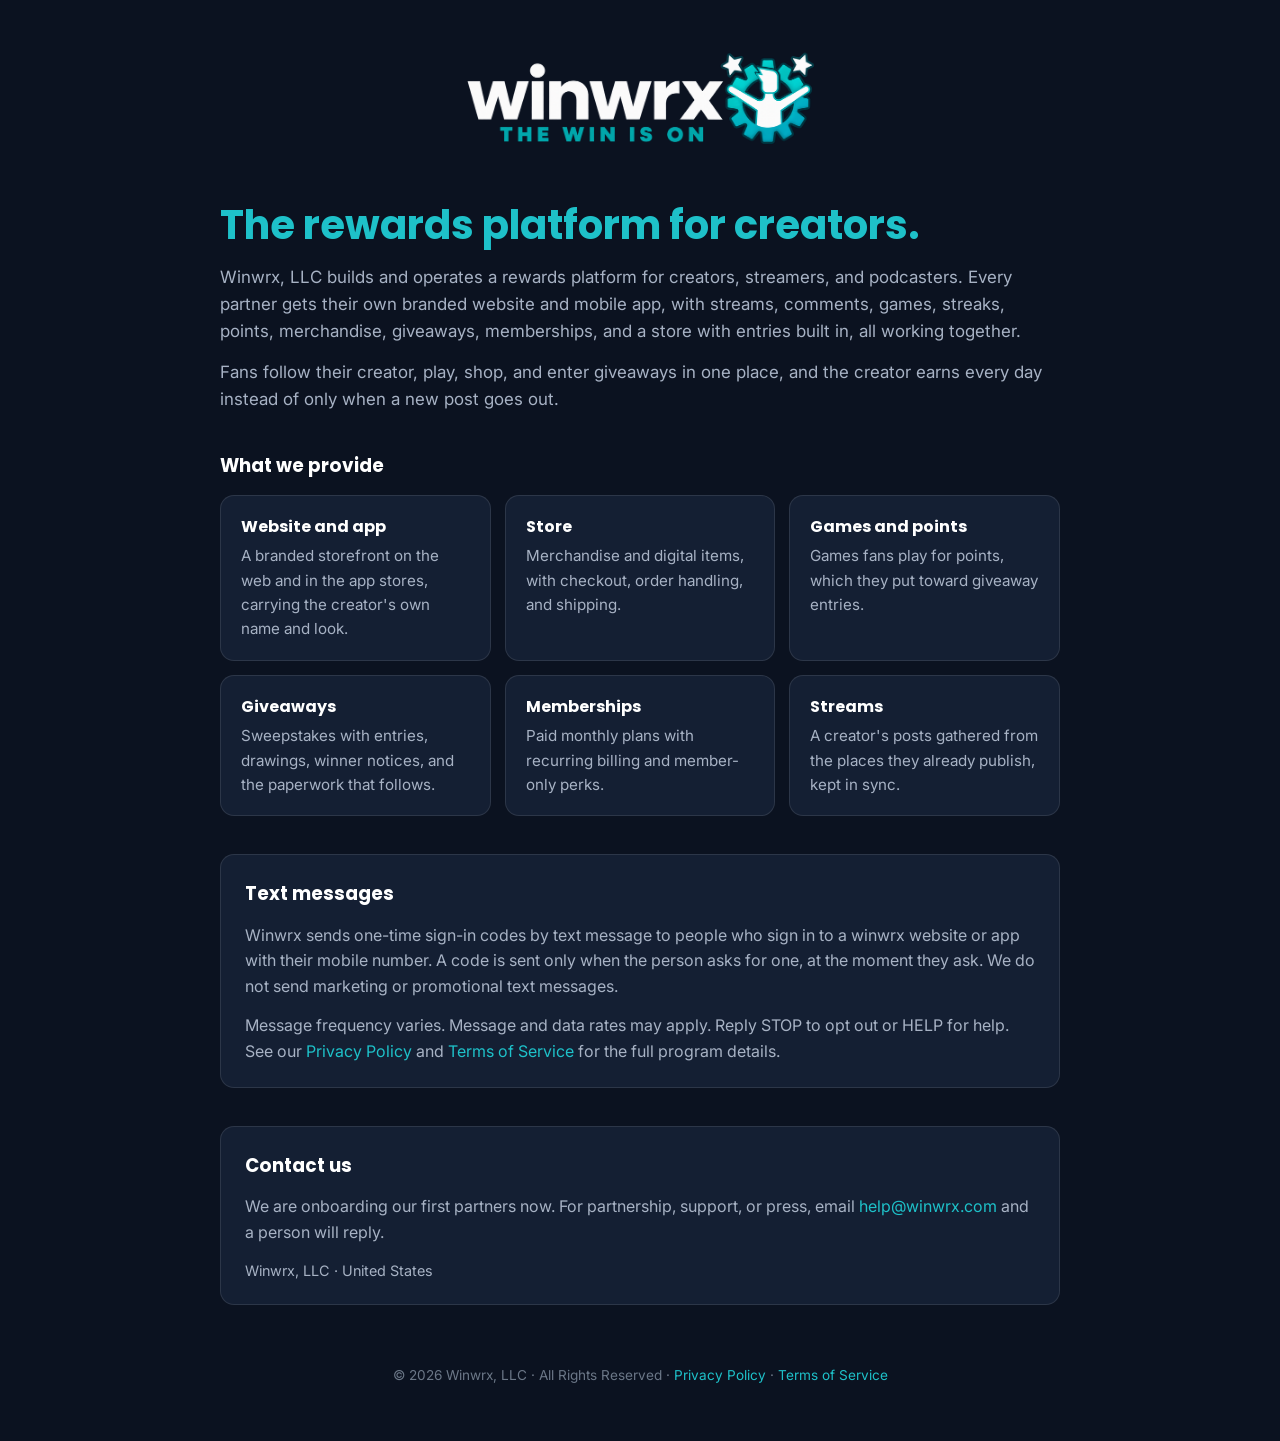
<file: index.html>
<!DOCTYPE html>
<html lang="en">
<head>
    <meta charset="UTF-8">
    <meta name="google-adsense-account" content="ca-pub-6099038135596862">
    <meta name="viewport" content="width=device-width, initial-scale=1.0">
    <title>Winwrx</title>
    <meta name="description" content="Winwrx, LLC builds and operates a rewards platform for creators: a branded website, app, and store with streams, games, points, giveaways, and memberships.">
    <link rel="preconnect" href="https://fonts.googleapis.com">
    <link rel="preconnect" href="https://fonts.gstatic.com" crossorigin>
    <link rel="stylesheet" href="https://fonts.googleapis.com/css2?family=Inter:wght@400;600&family=Poppins:wght@600;700&display=swap">
    <link rel="stylesheet" href="style.css">
</head>
<body>
    <main class="page">
        <header class="brand">
            <img class="logo" src="winwrx-logo.png" alt="winwrx - the win is on">
        </header>

        <section class="intro">
            <h1>The rewards platform for creators.</h1>
            <p class="lede">
                Winwrx, LLC builds and operates a rewards platform for creators, streamers, and
                podcasters. Every partner gets their own branded website and mobile app,
                with streams, comments, games, streaks, points, merchandise, giveaways,
                memberships, and a store with entries built in, all working together.
            </p>
            <p class="lede">
                Fans follow their creator, play, shop, and enter giveaways in one place, and the
                creator earns every day instead of only when a new post goes out.
            </p>
        </section>

        <section class="what">
            <h2>What we provide</h2>
            <ul class="grid">
                <li><strong>Website and app</strong>A branded storefront on the web and in the app stores, carrying the creator's own name and look.</li>
                <li><strong>Store</strong>Merchandise and digital items, with checkout, order handling, and shipping.</li>
                <li><strong>Games and points</strong>Games fans play for points, which they put toward giveaway entries.</li>
                <li><strong>Giveaways</strong>Sweepstakes with entries, drawings, winner notices, and the paperwork that follows.</li>
                <li><strong>Memberships</strong>Paid monthly plans with recurring billing and member-only perks.</li>
                <li><strong>Streams</strong>A creator's posts gathered from the places they already publish, kept in sync.</li>
            </ul>
        </section>

        <section class="block" id="sms">
            <h2>Text messages</h2>
            <p>
                Winwrx sends one-time sign-in codes by text message to people who sign in to a
                winwrx website or app with their mobile number. A code is sent only when the
                person asks for one, at the moment they ask. We do not send marketing or
                promotional text messages.
            </p>
            <p>
                Message frequency varies. Message and data rates may apply. Reply STOP to opt out
                or HELP for help. See our <a href="privacy.html#sms">Privacy Policy</a> and
                <a href="terms.html">Terms of Service</a> for the full program details.
            </p>
        </section>

        <section class="block" id="contact">
            <h2>Contact us</h2>
            <p>
                We are onboarding our first partners now. For partnership, support, or press,
                email <a href="mailto:help@winwrx.com">help@winwrx.com</a> and a person will
                reply.
            </p>
            <p class="org">Winwrx, LLC &middot; United States</p>
        </section>

        <footer>
            &copy; 2026 Winwrx, LLC &middot; All Rights Reserved &middot;
            <a href="privacy.html">Privacy Policy</a> &middot;
            <a href="terms.html">Terms of Service</a>
        </footer>
    </main>
</body>
</html>
</file>
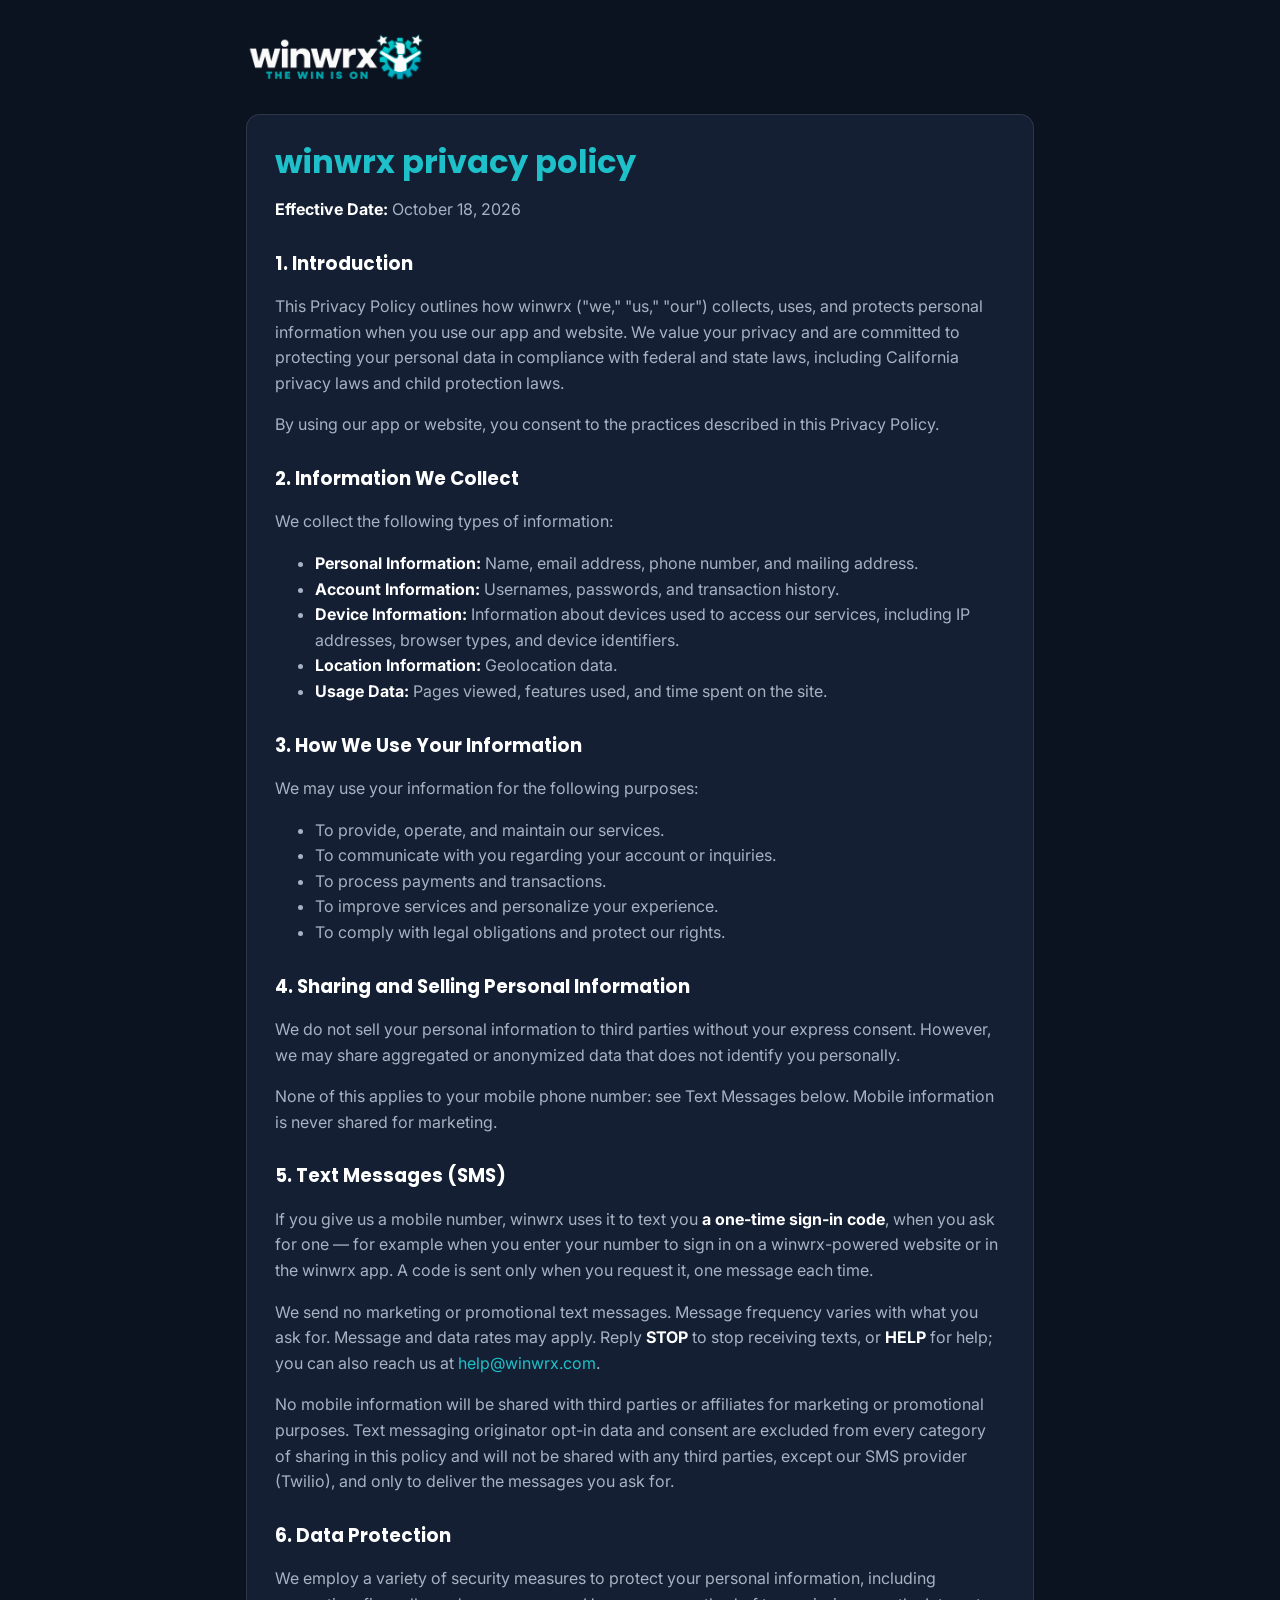
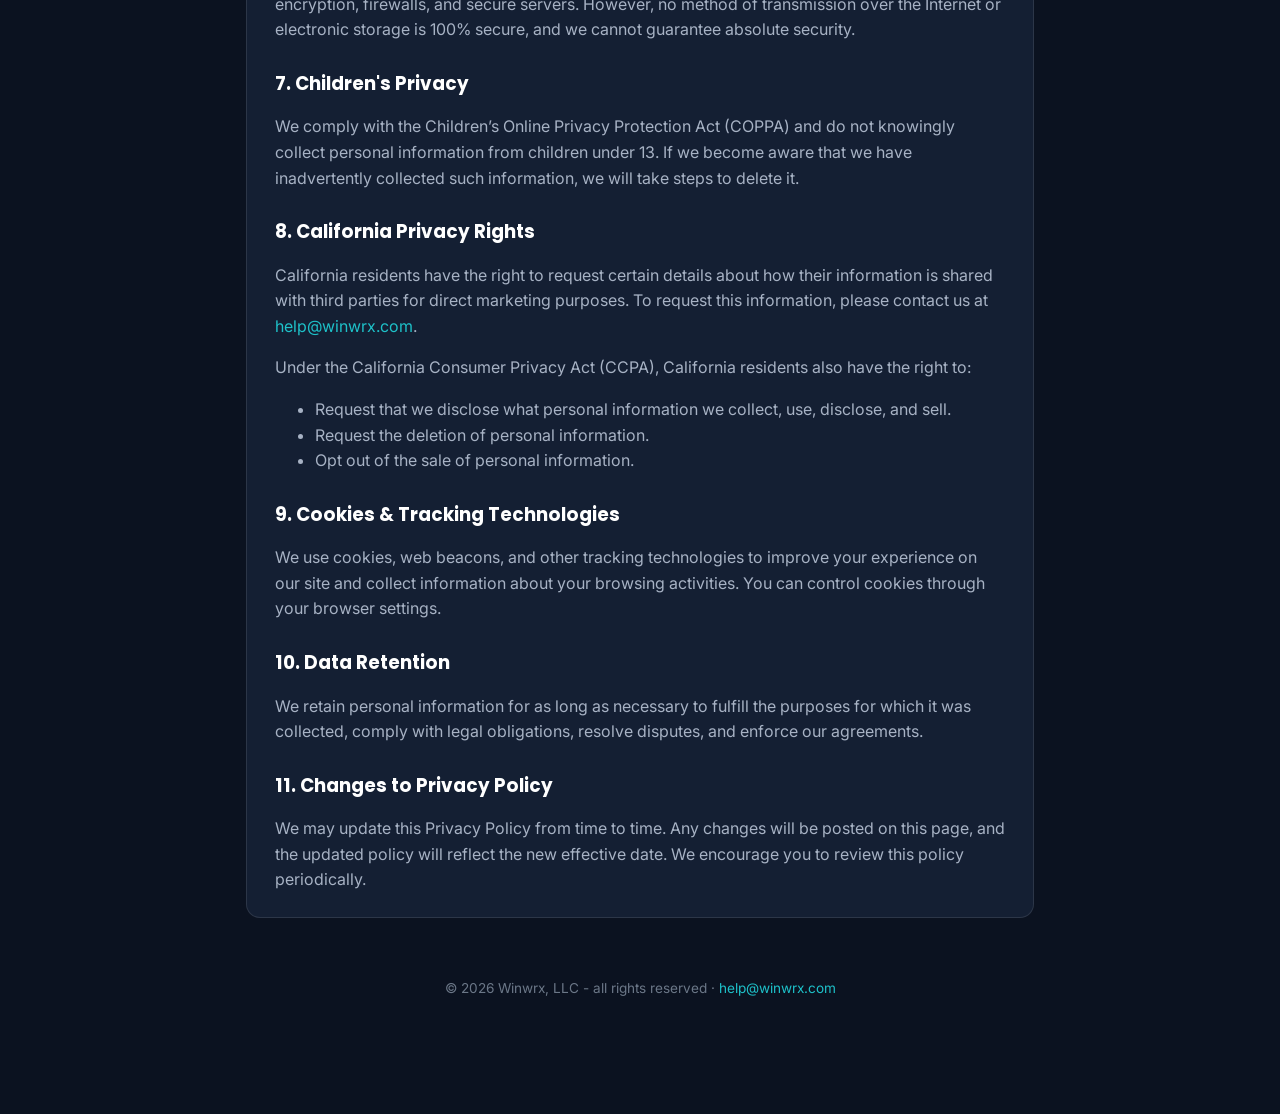
<file: privacy.html>
<!DOCTYPE html>
<html lang="en">
<head>
    <meta charset="UTF-8">
    <meta name="google-adsense-account" content="ca-pub-6099038135596862">
    <meta name="viewport" content="width=device-width, initial-scale=1.0">
    <title>Privacy Policy - winwrx</title>
    <link rel="preconnect" href="https://fonts.googleapis.com">
    <link rel="preconnect" href="https://fonts.gstatic.com" crossorigin>
    <link rel="stylesheet" href="https://fonts.googleapis.com/css2?family=Inter:wght@400;600&family=Poppins:wght@600;700&display=swap">
    <link rel="stylesheet" href="style.css">
</head>
<body>
    <div class="doc">
    <a class="top" href="index.html"><img src="winwrx-logo.png" alt="winwrx"></a>
    <div class="container">
        <header>
            <h1>winwrx privacy policy</h1>
        </header>
        <p><strong>Effective Date:</strong> October 18, 2026</p>

        <h2>1. Introduction</h2>
        <p>This Privacy Policy outlines how winwrx ("we," "us," "our") collects, uses, and protects personal information when you use our app and website. We value your privacy and are committed to protecting your personal data in compliance with federal and state laws, including California privacy laws and child protection laws.</p>
        <p>By using our app or website, you consent to the practices described in this Privacy Policy.</p>

        <h2>2. Information We Collect</h2>
        <p>We collect the following types of information:</p>
        <ul>
            <li><strong>Personal Information:</strong> Name, email address, phone number, and mailing address.</li>
            <li><strong>Account Information:</strong> Usernames, passwords, and transaction history.</li>
            <li><strong>Device Information:</strong> Information about devices used to access our services, including IP addresses, browser types, and device identifiers.</li>
            <li><strong>Location Information:</strong> Geolocation data.</li>
            <li><strong>Usage Data:</strong> Pages viewed, features used, and time spent on the site.</li>
        </ul>

        <h2>3. How We Use Your Information</h2>
        <p>We may use your information for the following purposes:</p>
        <ul>
            <li>To provide, operate, and maintain our services.</li>
            <li>To communicate with you regarding your account or inquiries.</li>
            <li>To process payments and transactions.</li>
            <li>To improve services and personalize your experience.</li>
            <li>To comply with legal obligations and protect our rights.</li>
        </ul>

        <h2>4. Sharing and Selling Personal Information</h2>
        <p>We do not sell your personal information to third parties without your express consent. However, we may share aggregated or anonymized data that does not identify you personally.</p>
        <p>None of this applies to your mobile phone number: see Text Messages below. Mobile information is never shared for marketing.</p>

        <h2 id="sms">5. Text Messages (SMS)</h2>
        <p>If you give us a mobile number, winwrx uses it to text you <strong>a one-time sign-in code</strong>, when you ask for one — for example when you enter your number to sign in on a winwrx-powered website or in the winwrx app. A code is sent only when you request it, one message each time.</p>
        <p>We send no marketing or promotional text messages. Message frequency varies with what you ask for. Message and data rates may apply. Reply <strong>STOP</strong> to stop receiving texts, or <strong>HELP</strong> for help; you can also reach us at <a href="mailto:help@winwrx.com">help@winwrx.com</a>.</p>
        <p>No mobile information will be shared with third parties or affiliates for marketing or promotional purposes. Text messaging originator opt-in data and consent are excluded from every category of sharing in this policy and will not be shared with any third parties, except our SMS provider (Twilio), and only to deliver the messages you ask for.</p>

        <h2>6. Data Protection</h2>
        <p>We employ a variety of security measures to protect your personal information, including encryption, firewalls, and secure servers. However, no method of transmission over the Internet or electronic storage is 100% secure, and we cannot guarantee absolute security.</p>

        <h2>7. Children's Privacy</h2>
        <p>We comply with the Children’s Online Privacy Protection Act (COPPA) and do not knowingly collect personal information from children under 13. If we become aware that we have inadvertently collected such information, we will take steps to delete it.</p>

        <h2>8. California Privacy Rights</h2>
        <p>California residents have the right to request certain details about how their information is shared with third parties for direct marketing purposes. To request this information, please contact us at <a href="mailto:help@winwrx.com">help@winwrx.com</a>.</p>
        <p>Under the California Consumer Privacy Act (CCPA), California residents also have the right to:</p>
        <ul>
            <li>Request that we disclose what personal information we collect, use, disclose, and sell.</li>
            <li>Request the deletion of personal information.</li>
            <li>Opt out of the sale of personal information.</li>
        </ul>

        <h2>9. Cookies & Tracking Technologies</h2>
        <p>We use cookies, web beacons, and other tracking technologies to improve your experience on our site and collect information about your browsing activities. You can control cookies through your browser settings.</p>

        <h2>10. Data Retention</h2>
        <p>We retain personal information for as long as necessary to fulfill the purposes for which it was collected, comply with legal obligations, resolve disputes, and enforce our agreements.</p>

        <h2>11. Changes to Privacy Policy</h2>
        <p>We may update this Privacy Policy from time to time. Any changes will be posted on this page, and the updated policy will reflect the new effective date. We encourage you to review this policy periodically.</p>
    </div>
    <footer>
        &copy; 2026 Winwrx, LLC - all rights reserved &middot; <a class="mail" data-u="help" data-d="winwrx.com">help at winwrx dot com</a>
    </footer>
    </div>
    <script>
        // The address is put together here rather than written in the page, so the
        // scrapers that read raw HTML never see it.
        document.querySelectorAll("a.mail").forEach(function (a) {
            var addr = a.dataset.u + "@" + a.dataset.d;
            a.href = "mailto:" + addr;
            a.textContent = addr;
        });
    </script>
</body>
</html>
</file>
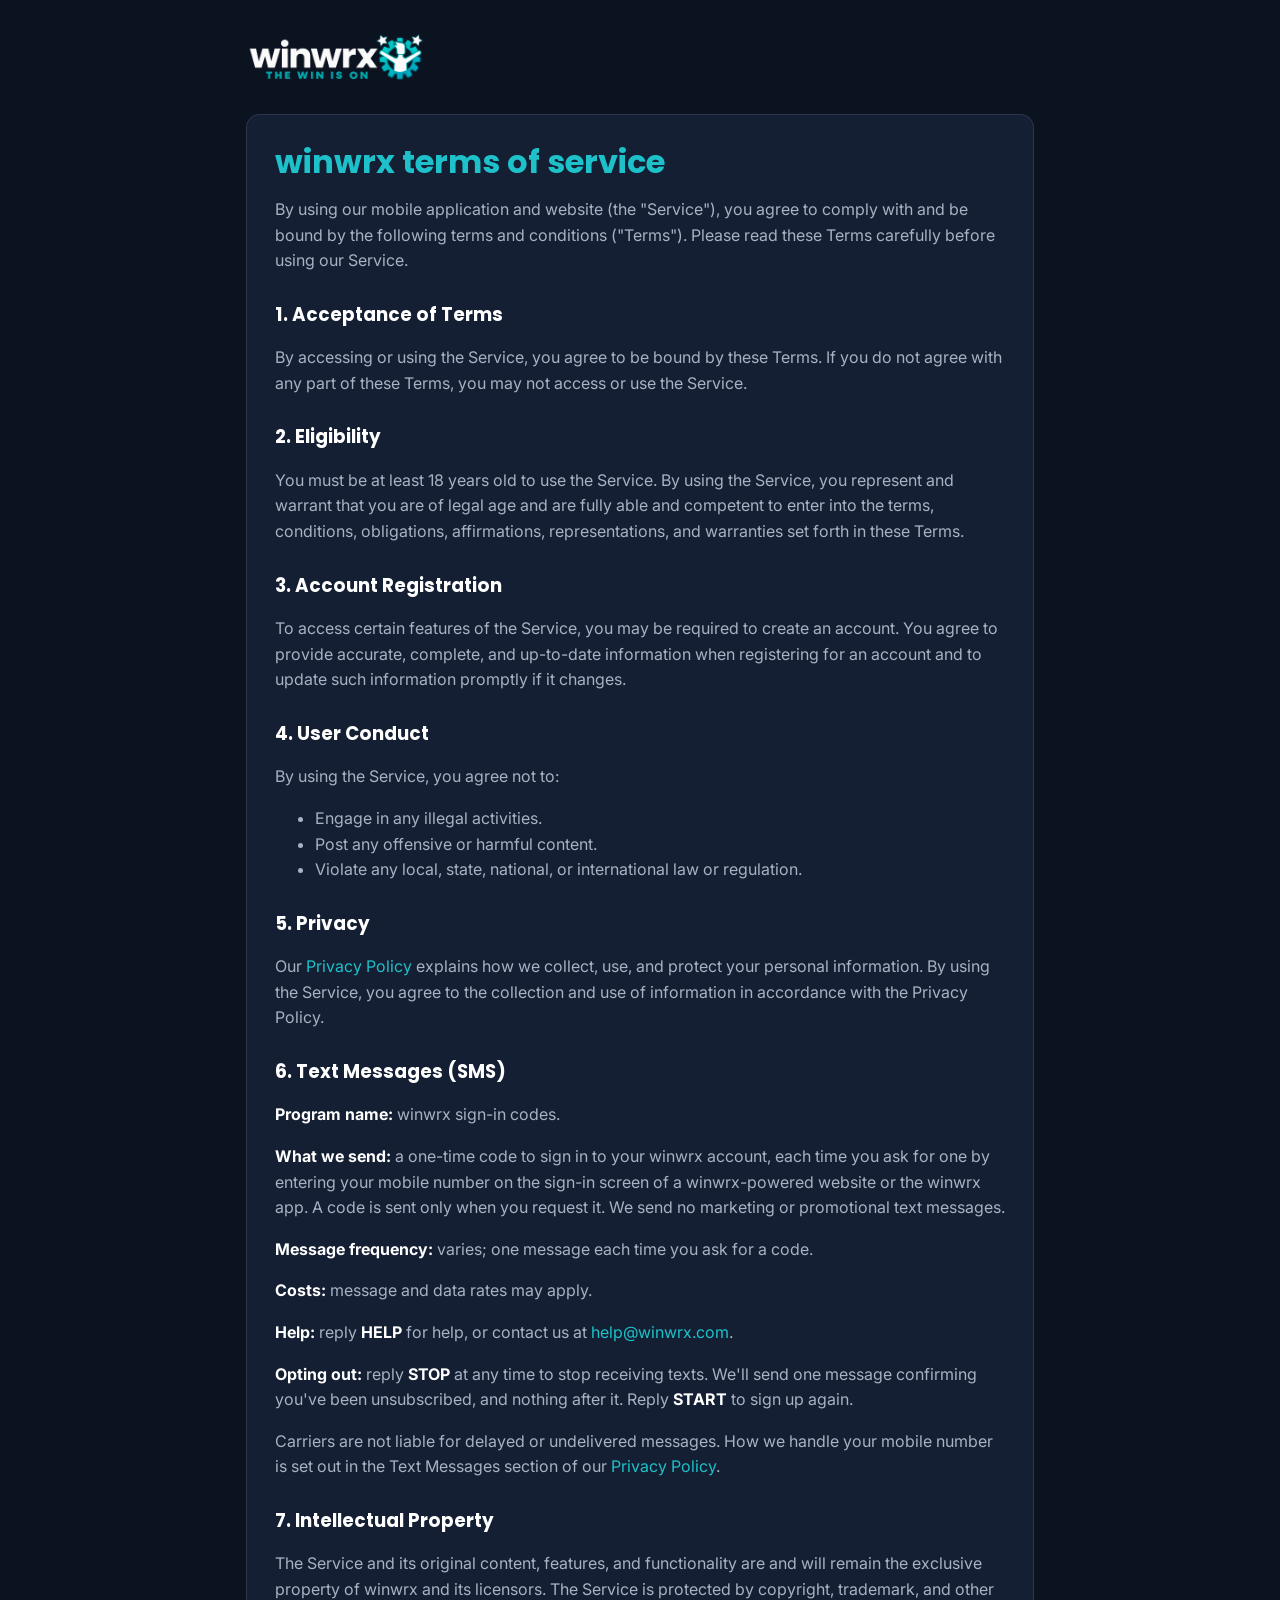
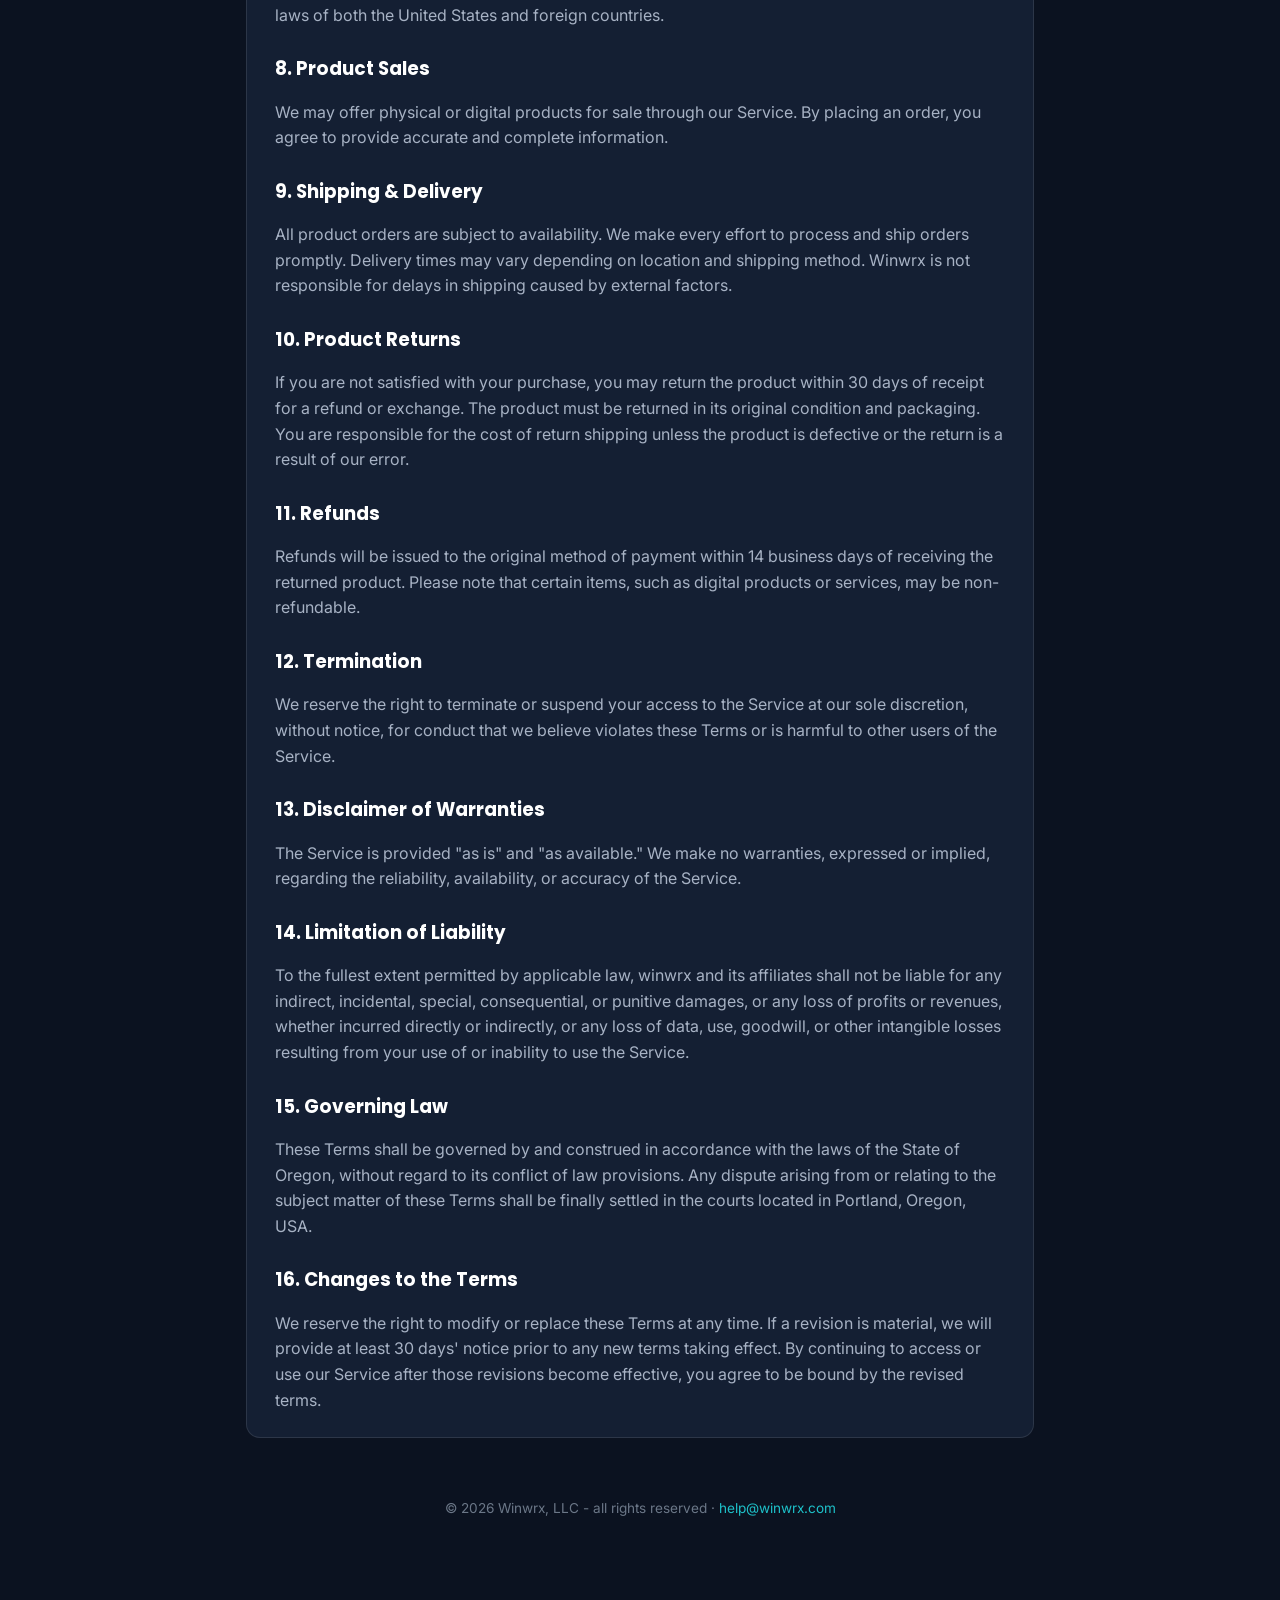
<file: terms.html>
<!DOCTYPE html>
<html lang="en">
<head>
    <meta charset="UTF-8">
    <meta name="google-adsense-account" content="ca-pub-6099038135596862">
    <meta name="viewport" content="width=device-width, initial-scale=1.0">
    <title>Terms of Service - winwrx</title>
    <link rel="preconnect" href="https://fonts.googleapis.com">
    <link rel="preconnect" href="https://fonts.gstatic.com" crossorigin>
    <link rel="stylesheet" href="https://fonts.googleapis.com/css2?family=Inter:wght@400;600&family=Poppins:wght@600;700&display=swap">
    <link rel="stylesheet" href="style.css">
</head>
<body>
    <div class="doc">
    <a class="top" href="index.html"><img src="winwrx-logo.png" alt="winwrx"></a>
    <div class="container">
        <header>
            <h1>winwrx terms of service</h1>
        </header>
        <p>By using our mobile application and website (the "Service"), you agree to comply with and be bound by the following terms and conditions ("Terms"). Please read these Terms carefully before using our Service.</p>

        <h2>1. Acceptance of Terms</h2>
        <p>By accessing or using the Service, you agree to be bound by these Terms. If you do not agree with any part of these Terms, you may not access or use the Service.</p>

        <h2>2. Eligibility</h2>
        <p>You must be at least 18 years old to use the Service. By using the Service, you represent and warrant that you are of legal age and are fully able and competent to enter into the terms, conditions, obligations, affirmations, representations, and warranties set forth in these Terms.</p>

        <h2>3. Account Registration</h2>
        <p>To access certain features of the Service, you may be required to create an account. You agree to provide accurate, complete, and up-to-date information when registering for an account and to update such information promptly if it changes.</p>

        <h2>4. User Conduct</h2>
        <p>By using the Service, you agree not to:</p>
        <ul>
            <li>Engage in any illegal activities.</li>
            <li>Post any offensive or harmful content.</li>
            <li>Violate any local, state, national, or international law or regulation.</li>
        </ul>

        <h2>5. Privacy</h2>
        <p>Our <a href="privacy.html">Privacy Policy</a> explains how we collect, use, and protect your personal information. By using the Service, you agree to the collection and use of information in accordance with the Privacy Policy.</p>

        <h2>6. Text Messages (SMS)</h2>
        <p><strong>Program name:</strong> winwrx sign-in codes.</p>
        <p><strong>What we send:</strong> a one-time code to sign in to your winwrx account, each time you ask for one by entering your mobile number on the sign-in screen of a winwrx-powered website or the winwrx app. A code is sent only when you request it. We send no marketing or promotional text messages.</p>
        <p><strong>Message frequency:</strong> varies; one message each time you ask for a code.</p>
        <p><strong>Costs:</strong> message and data rates may apply.</p>
        <p><strong>Help:</strong> reply <strong>HELP</strong> for help, or contact us at <a href="mailto:help@winwrx.com">help@winwrx.com</a>.</p>
        <p><strong>Opting out:</strong> reply <strong>STOP</strong> at any time to stop receiving texts. We'll send one message confirming you've been unsubscribed, and nothing after it. Reply <strong>START</strong> to sign up again.</p>
        <p>Carriers are not liable for delayed or undelivered messages. How we handle your mobile number is set out in the Text Messages section of our <a href="privacy.html">Privacy Policy</a>.</p>

        <h2>7. Intellectual Property</h2>
        <p>The Service and its original content, features, and functionality are and will remain the exclusive property of winwrx and its licensors. The Service is protected by copyright, trademark, and other laws of both the United States and foreign countries.</p>

        <h2>8. Product Sales</h2>
        <p>We may offer physical or digital products for sale through our Service. By placing an order, you agree to provide accurate and complete information.</p>

        <h2>9. Shipping & Delivery</h2>
        <p>All product orders are subject to availability. We make every effort to process and ship orders promptly. Delivery times may vary depending on location and shipping method. Winwrx is not responsible for delays in shipping caused by external factors.</p>

        <h2>10. Product Returns</h2>
        <p>If you are not satisfied with your purchase, you may return the product within 30 days of receipt for a refund or exchange. The product must be returned in its original condition and packaging. You are responsible for the cost of return shipping unless the product is defective or the return is a result of our error.</p>

        <h2>11. Refunds</h2>
        <p>Refunds will be issued to the original method of payment within 14 business days of receiving the returned product. Please note that certain items, such as digital products or services, may be non-refundable.</p>

        <h2>12. Termination</h2>
        <p>We reserve the right to terminate or suspend your access to the Service at our sole discretion, without notice, for conduct that we believe violates these Terms or is harmful to other users of the Service.</p>

        <h2>13. Disclaimer of Warranties</h2>
        <p>The Service is provided "as is" and "as available." We make no warranties, expressed or implied, regarding the reliability, availability, or accuracy of the Service.</p>

        <h2>14. Limitation of Liability</h2>
        <p>To the fullest extent permitted by applicable law, winwrx and its affiliates shall not be liable for any indirect, incidental, special, consequential, or punitive damages, or any loss of profits or revenues, whether incurred directly or indirectly, or any loss of data, use, goodwill, or other intangible losses resulting from your use of or inability to use the Service.</p>

        <h2>15. Governing Law</h2>
        <p>These Terms shall be governed by and construed in accordance with the laws of the State of Oregon, without regard to its conflict of law provisions. Any dispute arising from or relating to the subject matter of these Terms shall be finally settled in the courts located in Portland, Oregon, USA.</p>

        <h2>16. Changes to the Terms</h2>
        <p>We reserve the right to modify or replace these Terms at any time. If a revision is material, we will provide at least 30 days' notice prior to any new terms taking effect. By continuing to access or use our Service after those revisions become effective, you agree to be bound by the revised terms.</p>
    </div>
    <footer>
        &copy; 2026 Winwrx, LLC - all rights reserved &middot; <a class="mail" data-u="help" data-d="winwrx.com">help at winwrx dot com</a>
    </footer>
    </div>
    <script>
        // The address is put together here rather than written in the page, so the
        // scrapers that read raw HTML never see it.
        document.querySelectorAll("a.mail").forEach(function (a) {
            var addr = a.dataset.u + "@" + a.dataset.d;
            a.href = "mailto:" + addr;
            a.textContent = addr;
        });
    </script>
</body>
</html>
</file>
<file: style.css>
/* winwrx.com - the holding page and its policies, in the app's own look: navy, white,
   the mark's teal. The same tokens as the full site in the WinWrx repo (site/site.css). */

:root {
    --ground: #0b1220;
    --surface: #141f33;
    --line: rgba(255, 255, 255, 0.10);
    --ink: #ffffff;
    --muted: #a7b2c4;
    --dim: #6b7787;
    --teal: #1ec1c9;
    --teal-ink: #06262a;
    --font-display: "Poppins", system-ui, sans-serif;
    --font-body: "Inter", system-ui, -apple-system, "Segoe UI", sans-serif;
}

* { box-sizing: border-box; }

body {
    margin: 0;
    background: var(--ground);
    color: var(--ink);
    font-family: var(--font-body);
    line-height: 1.6;
}

a { color: var(--teal); text-decoration: none; }
a:hover { text-decoration: underline; }

/* The home page: who we are, what we provide, and how to reach us. */
.page { max-width: 880px; margin: 0 auto; padding: 40px 20px 0; }

.brand { text-align: center; }
.brand .logo { width: 100%; max-width: 360px; height: auto; }

.intro { margin: 34px 0 6px; }

.intro h1 {
    font-family: var(--font-display);
    font-size: clamp(1.7rem, 4.4vw, 2.5rem);
    line-height: 1.15;
    text-wrap: balance;
    margin: 0 0 16px;
    color: var(--teal);
}

.lede { color: var(--muted); font-size: 1.06rem; margin: 0 0 14px; }

h2 {
    font-family: var(--font-display);
    font-size: 1.15rem;
    margin: 0 0 14px;
    color: var(--ink);
}

.what { margin-top: 38px; }

.grid {
    list-style: none;
    margin: 0;
    padding: 0;
    display: grid;
    grid-template-columns: repeat(auto-fit, minmax(240px, 1fr));
    gap: 14px;
}

.grid li {
    background: var(--surface);
    border: 1px solid var(--line);
    border-radius: 14px;
    padding: 18px 20px;
    color: var(--muted);
    font-size: .95rem;
}

.grid strong {
    display: block;
    font-family: var(--font-display);
    color: var(--ink);
    font-size: 1rem;
    margin-bottom: 5px;
}

.block {
    margin-top: 38px;
    background: var(--surface);
    border: 1px solid var(--line);
    border-radius: 14px;
    padding: 24px 24px 8px;
}

.block p { color: var(--muted); margin: 0 0 14px; }

.org { color: var(--dim); font-size: .9rem; }

/* The policies: a reading column on a card. */
.doc { max-width: 820px; margin: 0 auto; padding: 28px 16px 60px; }

.doc .top { display: block; margin-bottom: 18px; }
.doc .top img { width: 180px; height: auto; }

.container {
    background: var(--surface);
    border: 1px solid var(--line);
    border-radius: 14px;
    padding: 28px 28px 8px;
}

.container h1 { font-family: var(--font-display); color: var(--teal); margin: 0 0 12px; line-height: 1.2; }
.container h2 { font-family: var(--font-display); color: var(--ink); font-size: 1.15rem; margin: 26px 0 8px; }
.container p, .container li { color: var(--muted); }
.container strong { color: var(--ink); }

footer {
    margin-top: 38px;
    padding: 22px 0 54px;
    text-align: center;
    font-size: .85rem;
    color: var(--dim);
}

@media (max-width: 560px) {
    .container { padding: 20px 18px 4px; }
}
</file>
